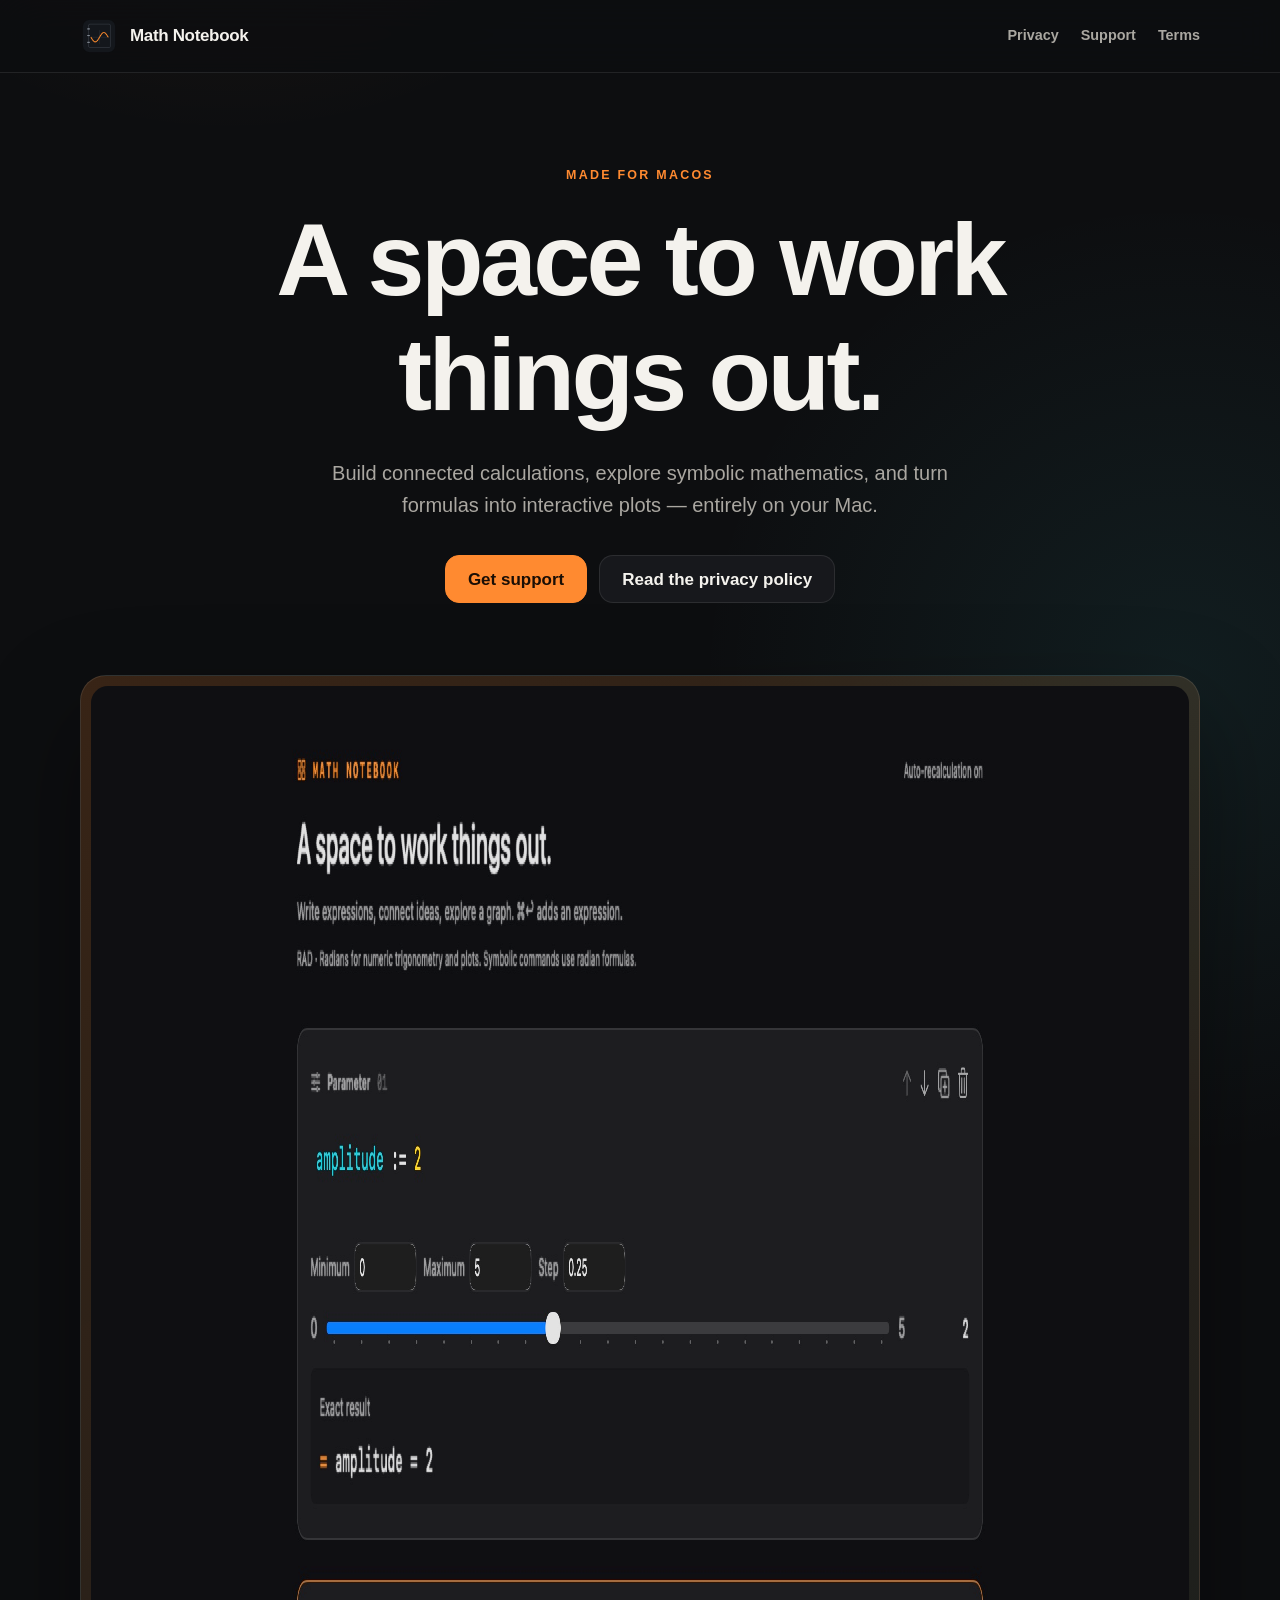
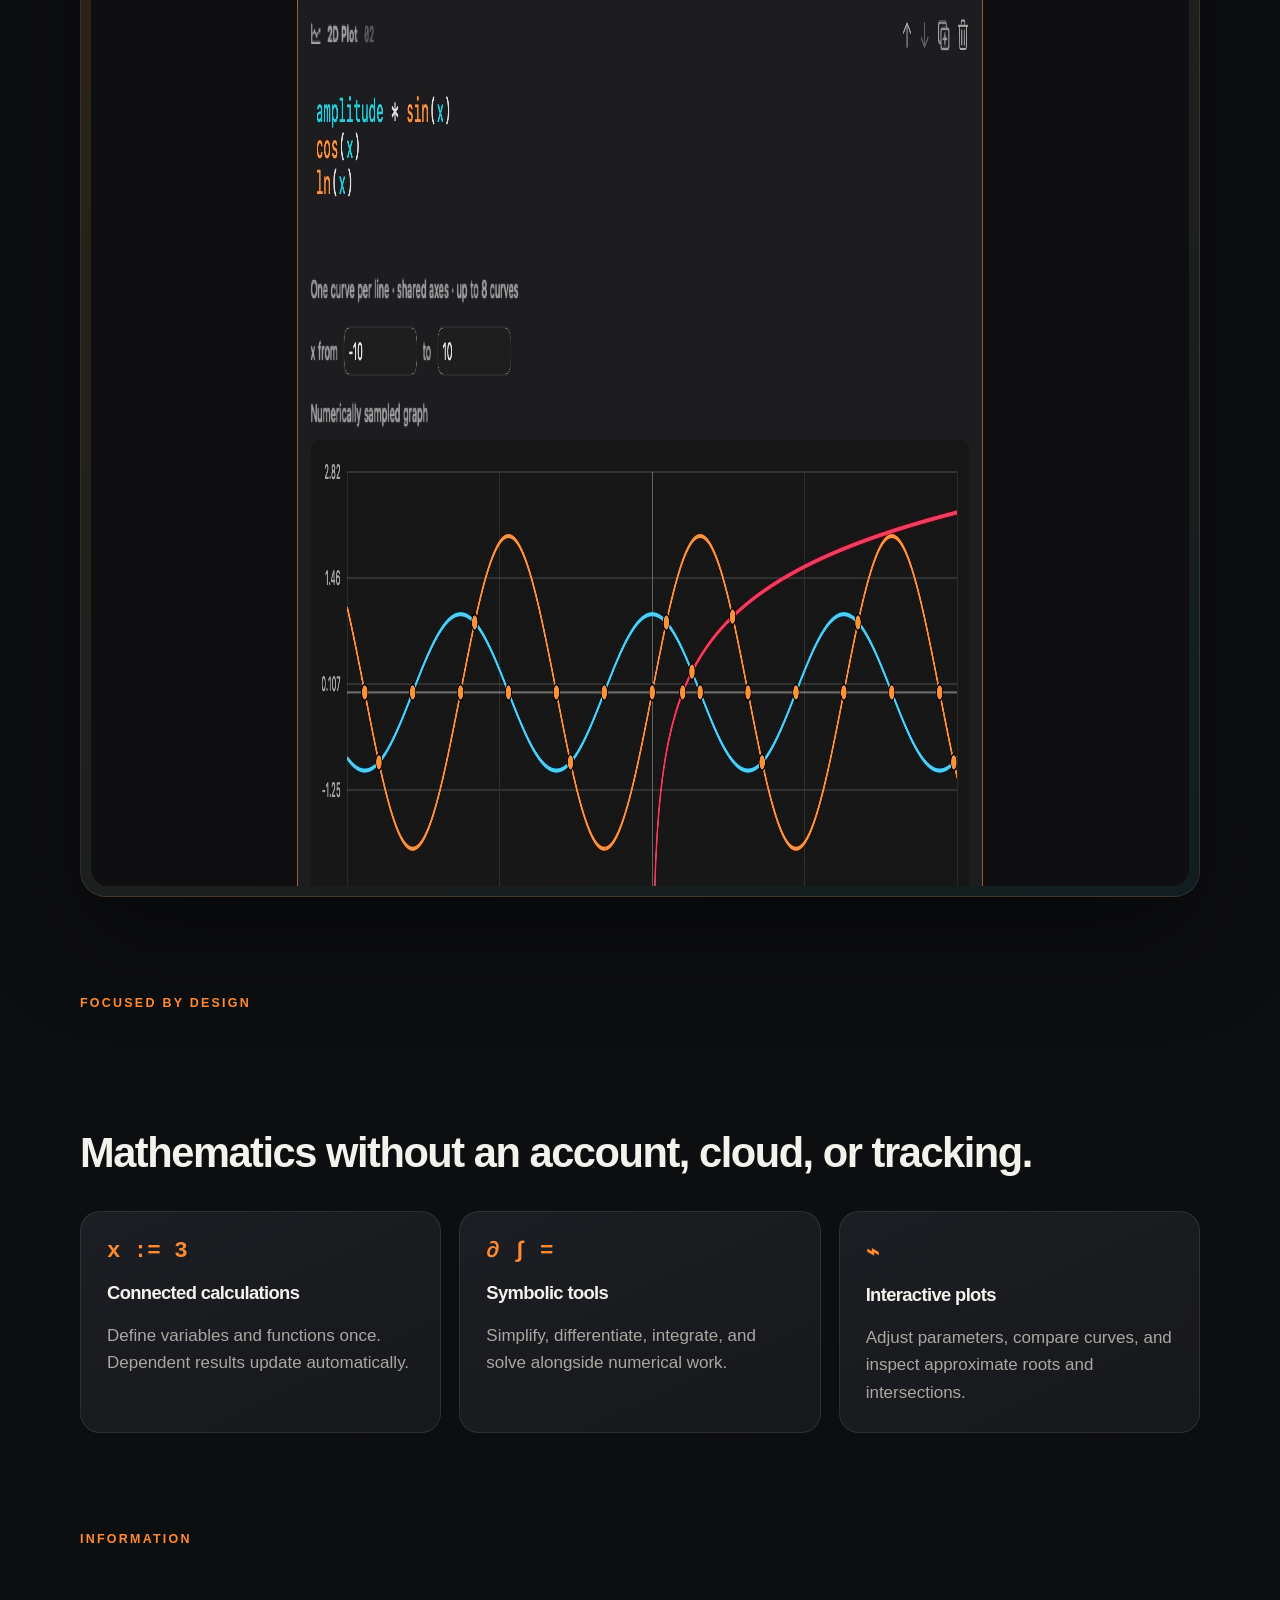
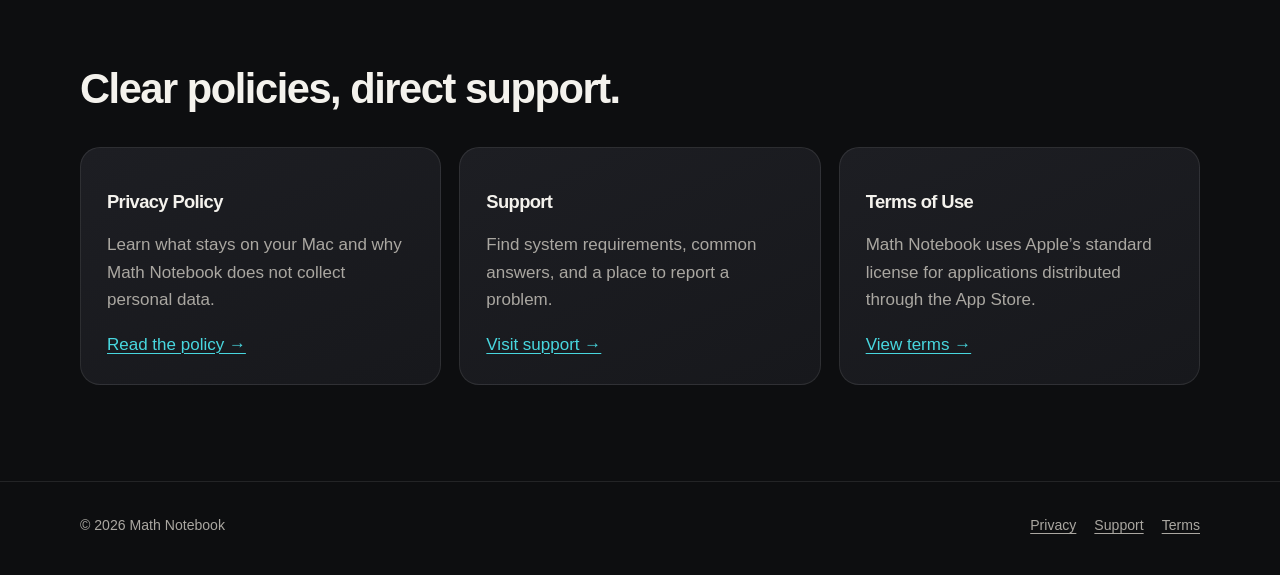
<file: site/index.html>
<!doctype html>
<html lang="en">
<head>
    <meta charset="utf-8">
    <meta name="viewport" content="width=device-width, initial-scale=1">
    <title>Math Notebook — Symbolic Math for Mac</title>
    <meta name="description" content="Math Notebook is a private, offline mathematical workspace for macOS with symbolic math, live parameters, and interactive plots.">
    <link rel="canonical" href="https://asorochan.github.io/math-notebook-site/">
    <link rel="icon" href="assets/app-icon.png">
    <link rel="stylesheet" href="assets/styles.css">
</head>
<body>
    <header class="site-header">
        <nav class="nav shell" aria-label="Primary navigation">
            <a class="brand" href="./" aria-current="page"><img src="assets/app-icon.png" alt="">Math Notebook</a>
            <div class="nav-links">
                <a href="privacy/">Privacy</a>
                <a href="support/">Support</a>
                <a href="terms/">Terms</a>
            </div>
        </nav>
    </header>

    <main>
        <section class="hero shell">
            <div class="eyebrow">Made for macOS</div>
            <h1>A space to work things out.</h1>
            <p class="hero-copy">Build connected calculations, explore symbolic mathematics, and turn formulas into interactive plots — entirely on your Mac.</p>
            <div class="hero-actions">
                <a class="button primary" href="support/">Get support</a>
                <a class="button" href="privacy/">Read the privacy policy</a>
            </div>
        </section>

        <div class="product-frame shell">
            <img src="assets/math-notebook.jpg" alt="Math Notebook showing a live amplitude parameter and three plotted functions" width="2880" height="1800">
        </div>

        <section class="shell" aria-labelledby="principles-title">
            <div class="eyebrow">Focused by design</div>
            <h2 id="principles-title">Mathematics without an account, cloud, or tracking.</h2>
            <div class="feature-grid">
                <article class="card">
                    <div class="symbol">x := 3</div>
                    <h3>Connected calculations</h3>
                    <p>Define variables and functions once. Dependent results update automatically.</p>
                </article>
                <article class="card">
                    <div class="symbol">∂ ∫ =</div>
                    <h3>Symbolic tools</h3>
                    <p>Simplify, differentiate, integrate, and solve alongside numerical work.</p>
                </article>
                <article class="card">
                    <div class="symbol">⌁</div>
                    <h3>Interactive plots</h3>
                    <p>Adjust parameters, compare curves, and inspect approximate roots and intersections.</p>
                </article>
            </div>
        </section>

        <section class="shell" aria-labelledby="information-title">
            <div class="eyebrow">Information</div>
            <h2 id="information-title">Clear policies, direct support.</h2>
            <div class="link-grid">
                <article class="card">
                    <h3>Privacy Policy</h3>
                    <p>Learn what stays on your Mac and why Math Notebook does not collect personal data.</p>
                    <p><a href="privacy/">Read the policy →</a></p>
                </article>
                <article class="card">
                    <h3>Support</h3>
                    <p>Find system requirements, common answers, and a place to report a problem.</p>
                    <p><a href="support/">Visit support →</a></p>
                </article>
                <article class="card">
                    <h3>Terms of Use</h3>
                    <p>Math Notebook uses Apple’s standard license for applications distributed through the App Store.</p>
                    <p><a href="terms/">View terms →</a></p>
                </article>
            </div>
        </section>
    </main>

    <footer class="site-footer">
        <div class="footer-inner shell">
            <span>© 2026 Math Notebook</span>
            <div class="footer-links">
                <a href="privacy/">Privacy</a>
                <a href="support/">Support</a>
                <a href="terms/">Terms</a>
            </div>
        </div>
    </footer>
</body>
</html>
</file>
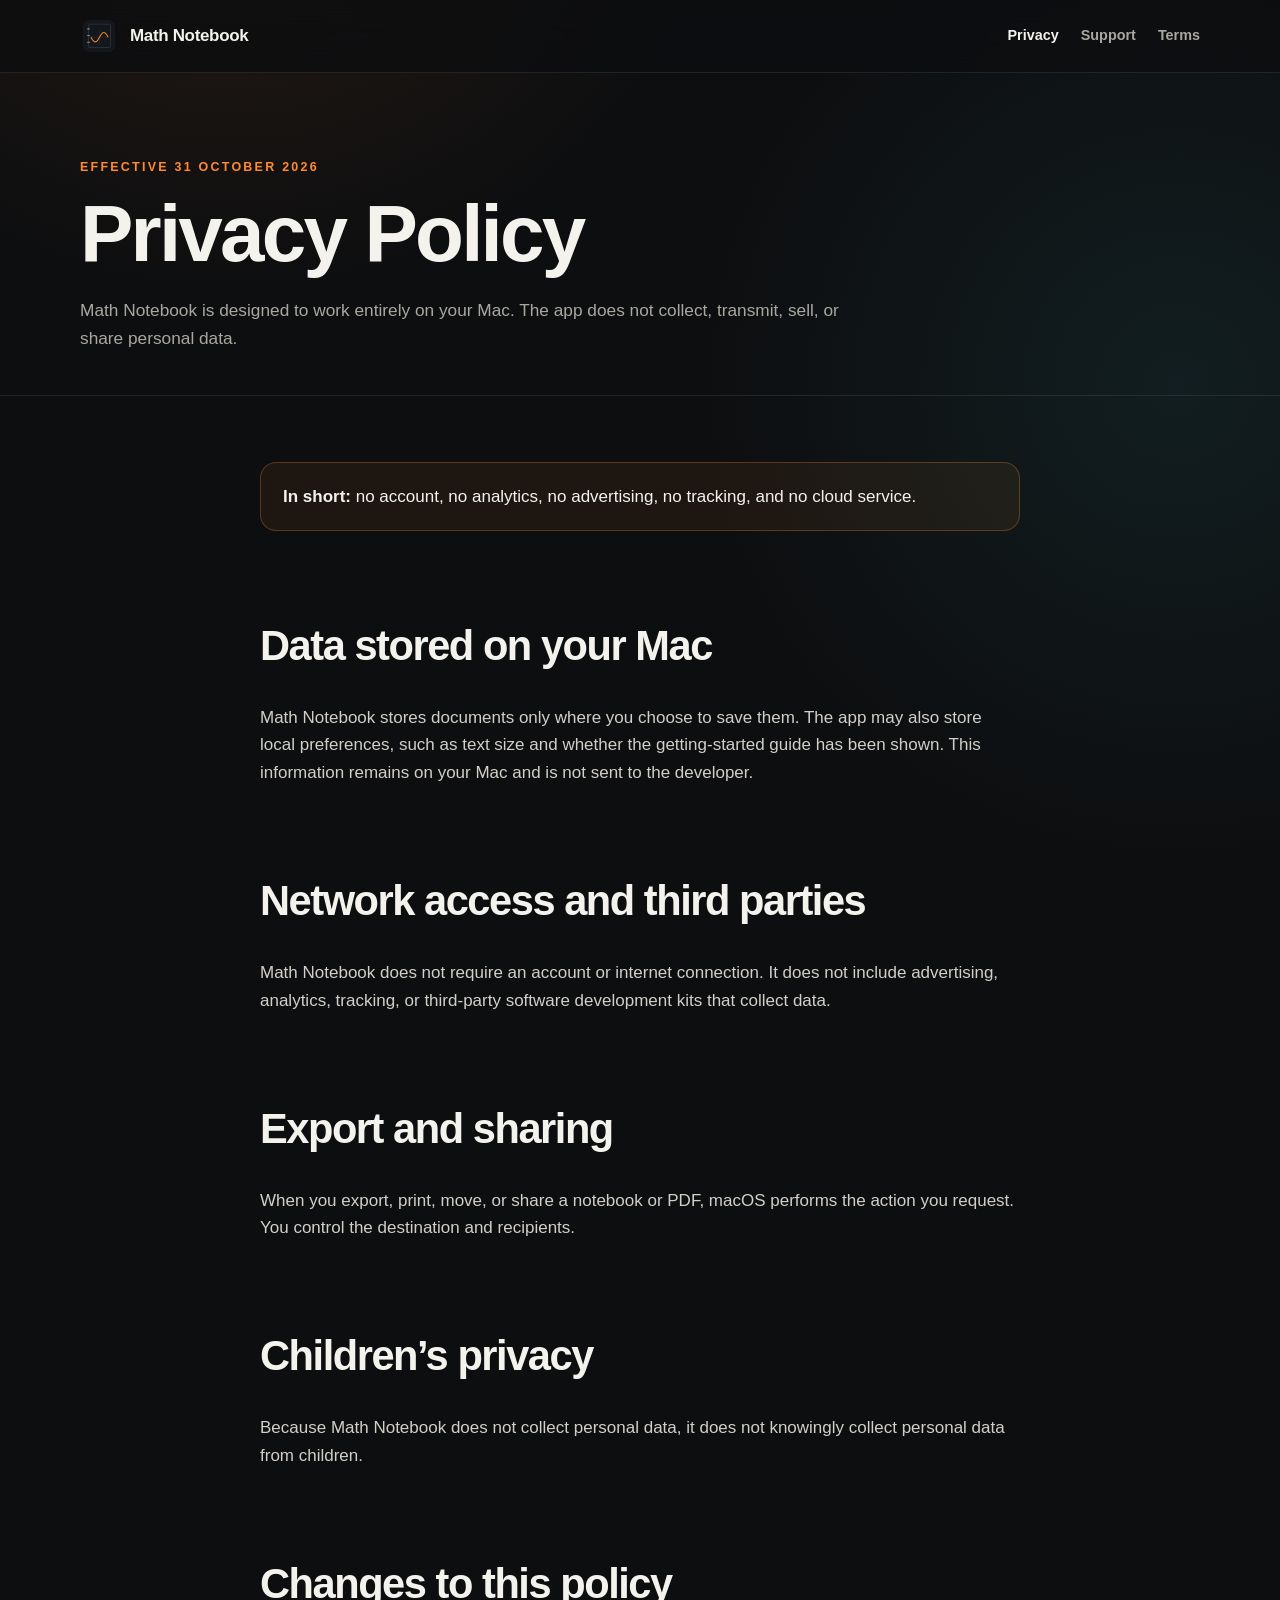
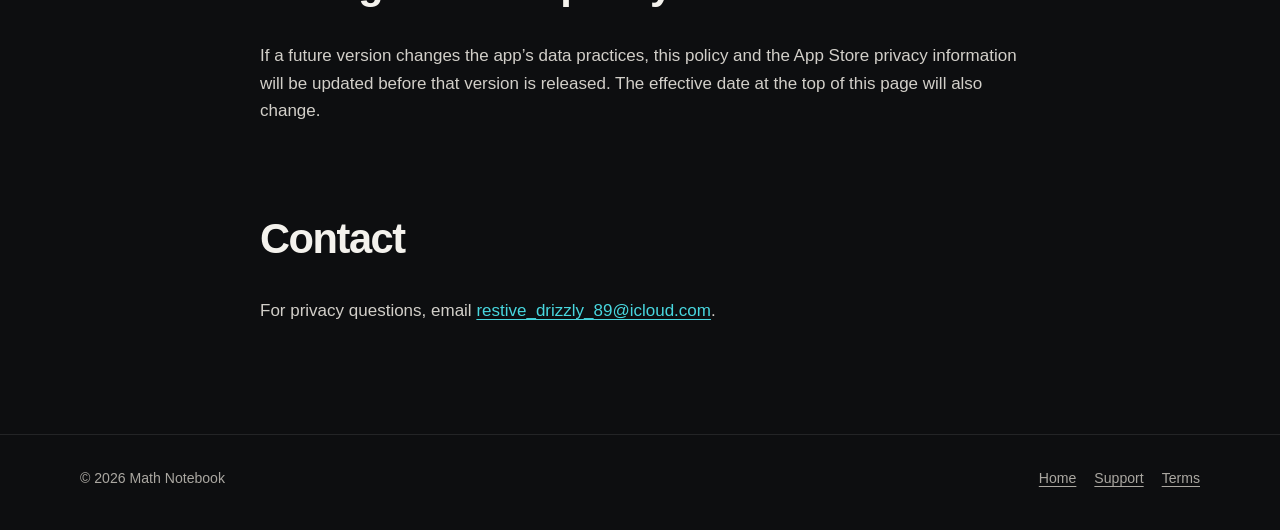
<file: site/privacy/index.html>
<!doctype html>
<html lang="en">
<head>
    <meta charset="utf-8">
    <meta name="viewport" content="width=device-width, initial-scale=1">
    <title>Privacy Policy — Math Notebook</title>
    <meta name="description" content="Privacy policy for the Math Notebook macOS application.">
    <link rel="canonical" href="https://asorochan.github.io/math-notebook-site/privacy/">
    <link rel="icon" href="../assets/app-icon.png">
    <link rel="stylesheet" href="../assets/styles.css">
</head>
<body>
    <header class="site-header">
        <nav class="nav shell" aria-label="Primary navigation">
            <a class="brand" href="../"><img src="../assets/app-icon.png" alt="">Math Notebook</a>
            <div class="nav-links">
                <a href="./" aria-current="page">Privacy</a>
                <a href="../support/">Support</a>
                <a href="../terms/">Terms</a>
            </div>
        </nav>
    </header>

    <main>
        <header class="page-title">
            <div class="shell">
                <div class="eyebrow">Effective 31 October 2026</div>
                <h1>Privacy Policy</h1>
                <p>Math Notebook is designed to work entirely on your Mac. The app does not collect, transmit, sell, or share personal data.</p>
            </div>
        </header>

        <article class="prose shell">
            <div class="notice"><strong>In short:</strong> no account, no analytics, no advertising, no tracking, and no cloud service.</div>

            <h2>Data stored on your Mac</h2>
            <p>Math Notebook stores documents only where you choose to save them. The app may also store local preferences, such as text size and whether the getting-started guide has been shown. This information remains on your Mac and is not sent to the developer.</p>

            <h2>Network access and third parties</h2>
            <p>Math Notebook does not require an account or internet connection. It does not include advertising, analytics, tracking, or third-party software development kits that collect data.</p>

            <h2>Export and sharing</h2>
            <p>When you export, print, move, or share a notebook or PDF, macOS performs the action you request. You control the destination and recipients.</p>

            <h2>Children’s privacy</h2>
            <p>Because Math Notebook does not collect personal data, it does not knowingly collect personal data from children.</p>

            <h2>Changes to this policy</h2>
            <p>If a future version changes the app’s data practices, this policy and the App Store privacy information will be updated before that version is released. The effective date at the top of this page will also change.</p>

            <h2>Contact</h2>
            <p>For privacy questions, email <a href="mailto:restive_drizzly_89@icloud.com">restive_drizzly_89@icloud.com</a>.</p>
        </article>
    </main>

    <footer class="site-footer">
        <div class="footer-inner shell">
            <span>© 2026 Math Notebook</span>
            <div class="footer-links"><a href="../">Home</a><a href="../support/">Support</a><a href="../terms/">Terms</a></div>
        </div>
    </footer>
</body>
</html>
</file>
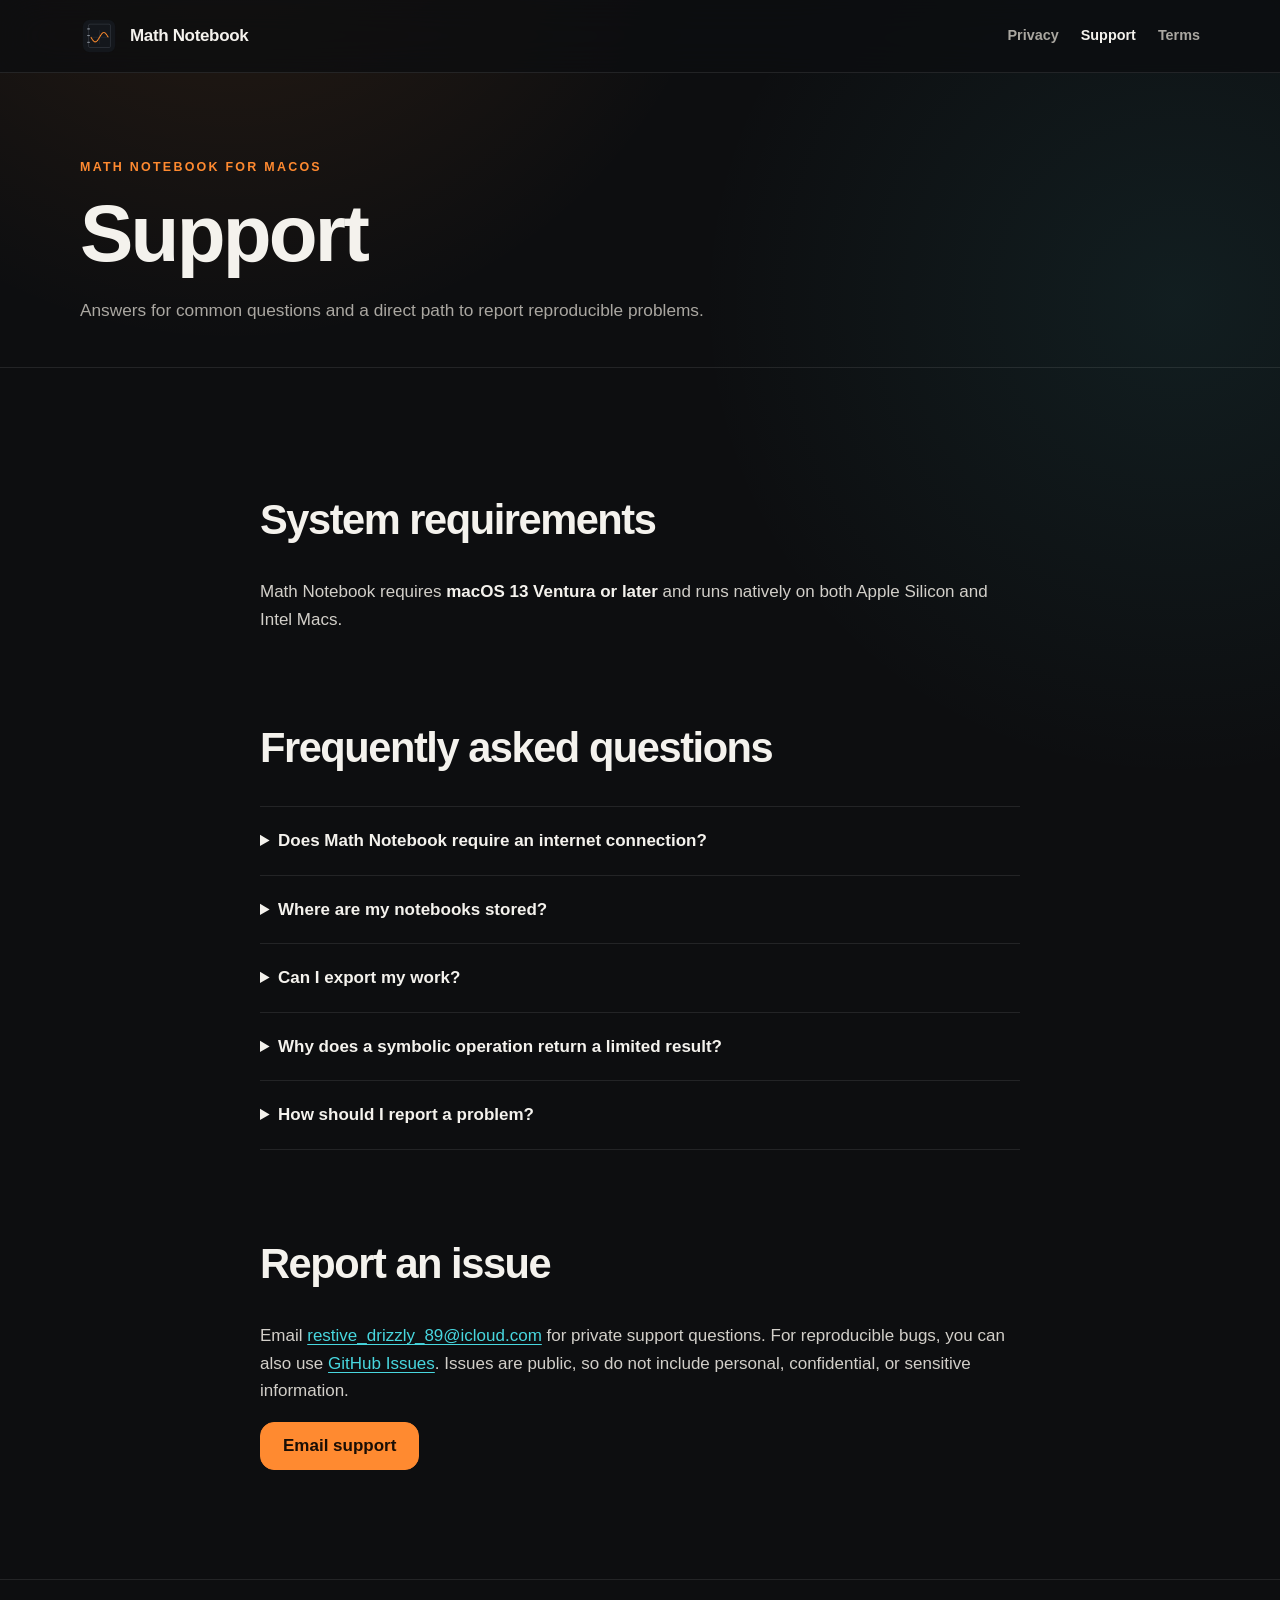
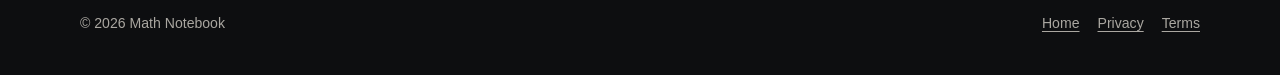
<file: site/support/index.html>
<!doctype html>
<html lang="en">
<head>
    <meta charset="utf-8">
    <meta name="viewport" content="width=device-width, initial-scale=1">
    <title>Support — Math Notebook</title>
    <meta name="description" content="Support information and frequently asked questions for Math Notebook on macOS.">
    <link rel="canonical" href="https://asorochan.github.io/math-notebook-site/support/">
    <link rel="icon" href="../assets/app-icon.png">
    <link rel="stylesheet" href="../assets/styles.css">
</head>
<body>
    <header class="site-header">
        <nav class="nav shell" aria-label="Primary navigation">
            <a class="brand" href="../"><img src="../assets/app-icon.png" alt="">Math Notebook</a>
            <div class="nav-links">
                <a href="../privacy/">Privacy</a>
                <a href="./" aria-current="page">Support</a>
                <a href="../terms/">Terms</a>
            </div>
        </nav>
    </header>

    <main>
        <header class="page-title">
            <div class="shell">
                <div class="eyebrow">Math Notebook for macOS</div>
                <h1>Support</h1>
                <p>Answers for common questions and a direct path to report reproducible problems.</p>
            </div>
        </header>

        <article class="prose shell">
            <h2>System requirements</h2>
            <p>Math Notebook requires <strong>macOS 13 Ventura or later</strong> and runs natively on both Apple Silicon and Intel Macs.</p>

            <h2>Frequently asked questions</h2>
            <div class="faq">
                <details>
                    <summary>Does Math Notebook require an internet connection?</summary>
                    <p>No. Calculations, symbolic operations, plots, document storage, and exports run locally on your Mac.</p>
                </details>
                <details>
                    <summary>Where are my notebooks stored?</summary>
                    <p>You choose the location when saving a <code>.mathnote</code> document. Math Notebook does not upload your documents to a developer-operated service.</p>
                </details>
                <details>
                    <summary>Can I export my work?</summary>
                    <p>Yes. Use the app’s Export command to create a PDF, or Print to use the standard macOS print workflow.</p>
                </details>
                <details>
                    <summary>Why does a symbolic operation return a limited result?</summary>
                    <p>Symbolic coverage is intentionally bounded. Try simplifying the expression, splitting it into smaller steps, or using a numerical plot when a closed symbolic form is not supported.</p>
                </details>
                <details>
                    <summary>How should I report a problem?</summary>
                    <p>Include your macOS version, the Math Notebook version, the expression or steps that reproduce the issue, and what you expected to happen. Remove personal information before attaching a notebook or screenshot.</p>
                </details>
            </div>

            <h2>Report an issue</h2>
            <p>Email <a href="mailto:restive_drizzly_89@icloud.com">restive_drizzly_89@icloud.com</a> for private support questions. For reproducible bugs, you can also use <a href="https://github.com/ASorochan/math-notebook-site/issues">GitHub Issues</a>. Issues are public, so do not include personal, confidential, or sensitive information.</p>
            <p><a class="button primary" href="mailto:restive_drizzly_89@icloud.com?subject=Math%20Notebook%20Support">Email support</a></p>
        </article>
    </main>

    <footer class="site-footer">
        <div class="footer-inner shell">
            <span>© 2026 Math Notebook</span>
            <div class="footer-links"><a href="../">Home</a><a href="../privacy/">Privacy</a><a href="../terms/">Terms</a></div>
        </div>
    </footer>
</body>
</html>
</file>
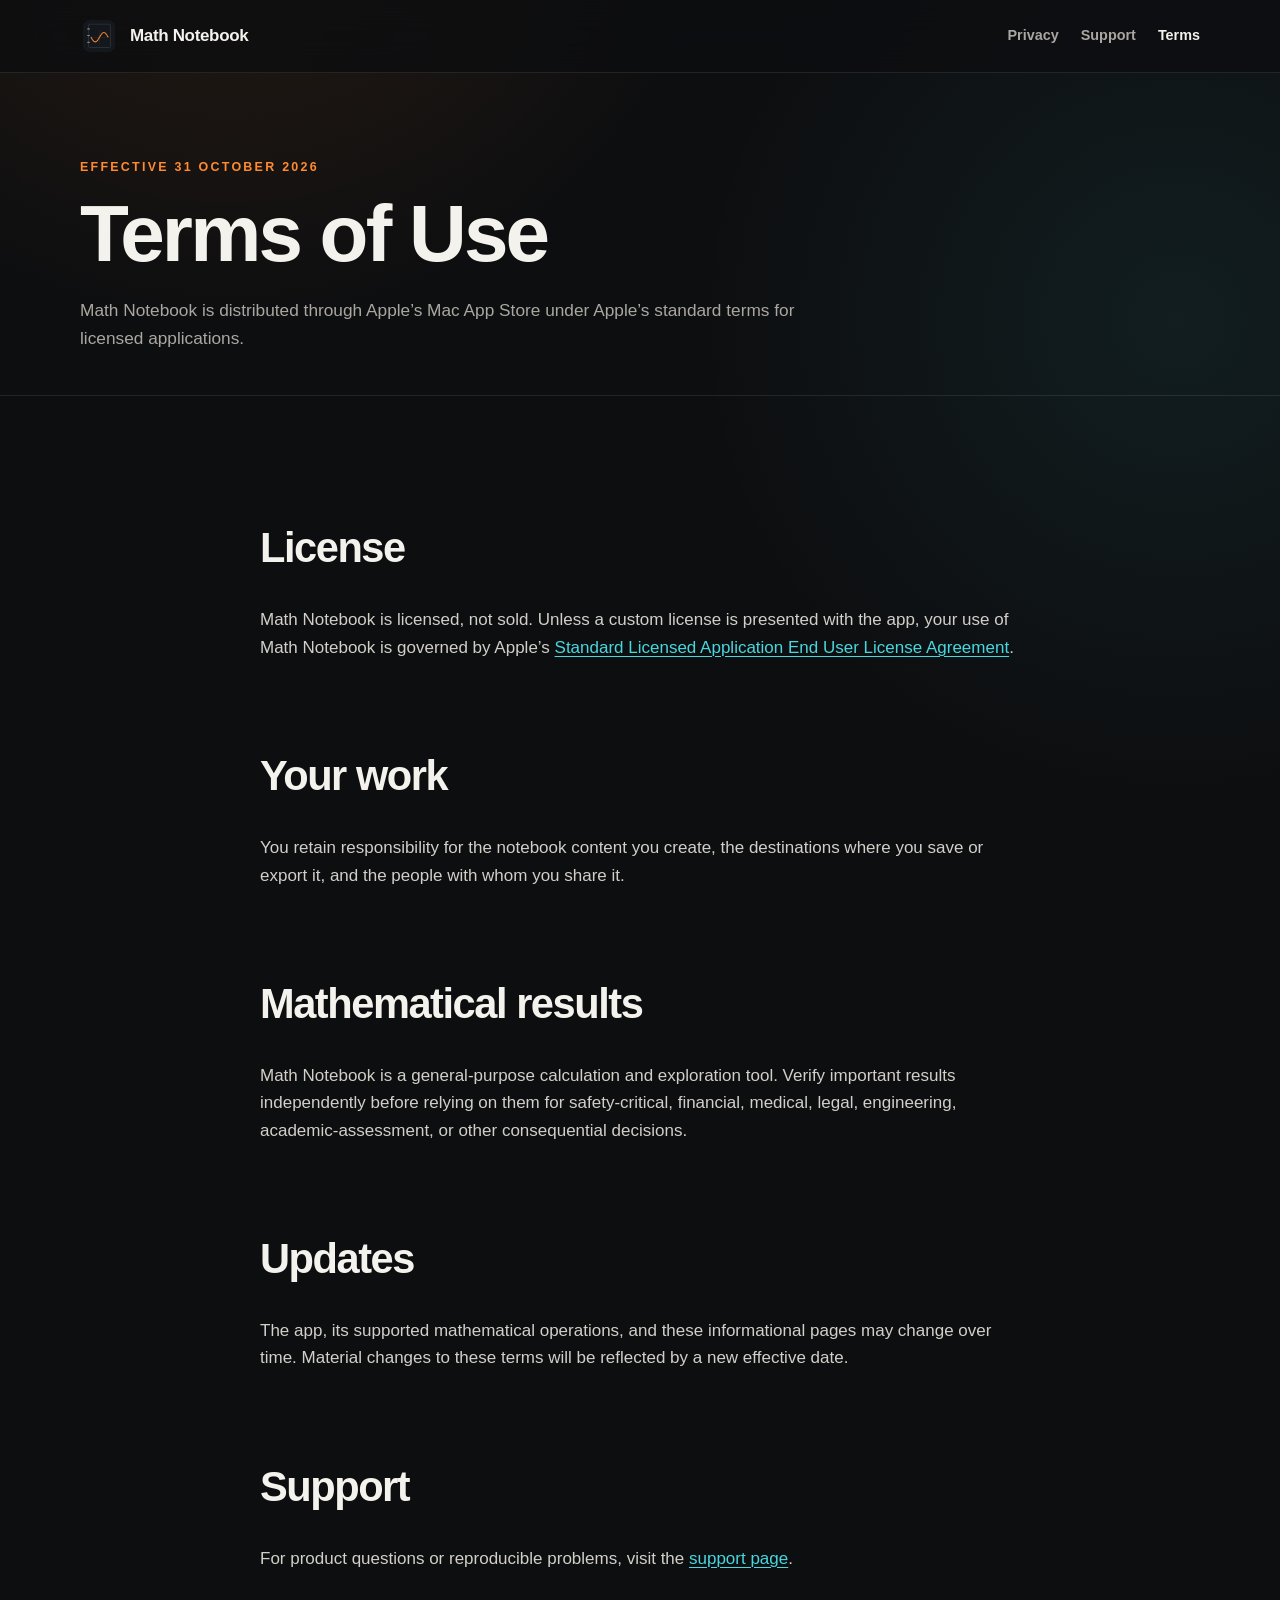
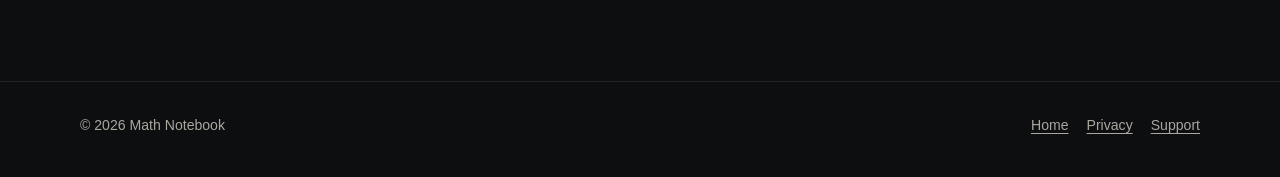
<file: site/terms/index.html>
<!doctype html>
<html lang="en">
<head>
    <meta charset="utf-8">
    <meta name="viewport" content="width=device-width, initial-scale=1">
    <title>Terms of Use — Math Notebook</title>
    <meta name="description" content="Terms of use for the Math Notebook macOS application.">
    <link rel="canonical" href="https://asorochan.github.io/math-notebook-site/terms/">
    <link rel="icon" href="../assets/app-icon.png">
    <link rel="stylesheet" href="../assets/styles.css">
</head>
<body>
    <header class="site-header">
        <nav class="nav shell" aria-label="Primary navigation">
            <a class="brand" href="../"><img src="../assets/app-icon.png" alt="">Math Notebook</a>
            <div class="nav-links">
                <a href="../privacy/">Privacy</a>
                <a href="../support/">Support</a>
                <a href="./" aria-current="page">Terms</a>
            </div>
        </nav>
    </header>

    <main>
        <header class="page-title">
            <div class="shell">
                <div class="eyebrow">Effective 31 October 2026</div>
                <h1>Terms of Use</h1>
                <p>Math Notebook is distributed through Apple’s Mac App Store under Apple’s standard terms for licensed applications.</p>
            </div>
        </header>

        <article class="prose shell">
            <h2>License</h2>
            <p>Math Notebook is licensed, not sold. Unless a custom license is presented with the app, your use of Math Notebook is governed by Apple’s <a href="https://www.apple.com/legal/internet-services/itunes/dev/stdeula/">Standard Licensed Application End User License Agreement</a>.</p>

            <h2>Your work</h2>
            <p>You retain responsibility for the notebook content you create, the destinations where you save or export it, and the people with whom you share it.</p>

            <h2>Mathematical results</h2>
            <p>Math Notebook is a general-purpose calculation and exploration tool. Verify important results independently before relying on them for safety-critical, financial, medical, legal, engineering, academic-assessment, or other consequential decisions.</p>

            <h2>Updates</h2>
            <p>The app, its supported mathematical operations, and these informational pages may change over time. Material changes to these terms will be reflected by a new effective date.</p>

            <h2>Support</h2>
            <p>For product questions or reproducible problems, visit the <a href="../support/">support page</a>.</p>
        </article>
    </main>

    <footer class="site-footer">
        <div class="footer-inner shell">
            <span>© 2026 Math Notebook</span>
            <div class="footer-links"><a href="../">Home</a><a href="../privacy/">Privacy</a><a href="../support/">Support</a></div>
        </div>
    </footer>
</body>
</html>
</file>
<file: site/assets/styles.css>
:root {
    color-scheme: dark;
    --background: #0d0e10;
    --surface: #17181c;
    --surface-raised: #1d1e23;
    --text: #f4f2ed;
    --muted: #aaa7a1;
    --line: rgba(255, 255, 255, 0.09);
    --orange: #ff8a30;
    --cyan: #48d7df;
    --content: 1120px;
    --reading: 760px;
}

* {
    box-sizing: border-box;
}

html {
    scroll-behavior: smooth;
}

body {
    margin: 0;
    background:
        radial-gradient(circle at 18% -10%, rgba(255, 138, 48, 0.12), transparent 32rem),
        radial-gradient(circle at 92% 18%, rgba(72, 215, 223, 0.08), transparent 30rem),
        var(--background);
    color: var(--text);
    font-family: -apple-system, BlinkMacSystemFont, "SF Pro Text", Inter, sans-serif;
    font-size: 17px;
    line-height: 1.62;
    min-height: 100vh;
}

a {
    color: var(--cyan);
    text-decoration-thickness: 1px;
    text-underline-offset: 0.2em;
}

a:hover {
    color: #8feaf0;
}

.shell {
    width: min(calc(100% - 40px), var(--content));
    margin: 0 auto;
}

.site-header {
    position: sticky;
    top: 0;
    z-index: 10;
    border-bottom: 1px solid var(--line);
    background: rgba(13, 14, 16, 0.82);
    backdrop-filter: blur(22px) saturate(140%);
}

.nav {
    min-height: 72px;
    display: flex;
    align-items: center;
    justify-content: space-between;
    gap: 24px;
}

.brand {
    display: inline-flex;
    align-items: center;
    gap: 12px;
    color: var(--text);
    font-weight: 760;
    letter-spacing: -0.02em;
    text-decoration: none;
}

.brand img {
    width: 38px;
    height: 38px;
    border-radius: 10px;
}

.nav-links {
    display: flex;
    align-items: center;
    gap: 22px;
}

.nav-links a {
    color: var(--muted);
    font-size: 0.9rem;
    font-weight: 620;
    text-decoration: none;
}

.nav-links a[aria-current="page"],
.nav-links a:hover {
    color: var(--text);
}

.hero {
    padding: 92px 0 72px;
    text-align: center;
}

.eyebrow {
    color: var(--orange);
    font-size: 0.78rem;
    font-weight: 800;
    letter-spacing: 0.18em;
    text-transform: uppercase;
}

h1,
h2,
h3 {
    letter-spacing: -0.035em;
    line-height: 1.12;
}

h1 {
    max-width: 900px;
    margin: 18px auto 24px;
    font-size: clamp(3rem, 8vw, 6.8rem);
    font-weight: 820;
}

h2 {
    margin-top: 2.8em;
    font-size: clamp(1.7rem, 4vw, 2.6rem);
}

h3 {
    font-size: 1.15rem;
}

.hero-copy {
    max-width: 680px;
    margin: 0 auto;
    color: var(--muted);
    font-size: clamp(1.05rem, 2vw, 1.25rem);
}

.hero-actions {
    display: flex;
    justify-content: center;
    flex-wrap: wrap;
    gap: 12px;
    margin-top: 34px;
}

.button {
    display: inline-flex;
    align-items: center;
    justify-content: center;
    min-height: 48px;
    padding: 0 22px;
    border: 1px solid var(--line);
    border-radius: 14px;
    background: var(--surface);
    color: var(--text);
    font-weight: 720;
    text-decoration: none;
}

.button.primary {
    border-color: var(--orange);
    background: var(--orange);
    color: #1a0e05;
}

.product-frame {
    margin: 0 auto 96px;
    padding: 10px;
    border: 1px solid var(--line);
    border-radius: 26px;
    background: linear-gradient(145deg, rgba(255, 138, 48, 0.18), rgba(72, 215, 223, 0.08));
    box-shadow: 0 40px 100px rgba(0, 0, 0, 0.38);
}

.product-frame img {
    display: block;
    width: 100%;
    border-radius: 17px;
}

.feature-grid,
.link-grid {
    display: grid;
    grid-template-columns: repeat(3, 1fr);
    gap: 18px;
    margin: 32px 0 96px;
}

.card {
    padding: 26px;
    border: 1px solid var(--line);
    border-radius: 20px;
    background: linear-gradient(155deg, var(--surface-raised), var(--surface));
}

.card .symbol {
    color: var(--orange);
    font: 760 1.4rem ui-monospace, "SFMono-Regular", Menlo, monospace;
}

.card p {
    margin-bottom: 0;
    color: var(--muted);
}

.page-title {
    padding: 84px 0 42px;
    border-bottom: 1px solid var(--line);
}

.page-title h1 {
    max-width: var(--reading);
    margin: 12px 0 18px;
    font-size: clamp(2.7rem, 7vw, 5rem);
}

.page-title p {
    max-width: var(--reading);
    margin: 0;
    color: var(--muted);
    font-size: 1.08rem;
}

.prose {
    width: min(100%, var(--reading));
    padding: 38px 0 92px;
}

.prose h2 {
    margin-top: 2.2em;
}

.prose p,
.prose li {
    color: #d2cfc9;
}

.prose strong {
    color: var(--text);
}

.notice {
    margin: 28px 0;
    padding: 20px 22px;
    border: 1px solid rgba(255, 138, 48, 0.28);
    border-radius: 16px;
    background: rgba(255, 138, 48, 0.07);
}

.faq {
    margin-top: 34px;
}

.faq details {
    padding: 20px 0;
    border-top: 1px solid var(--line);
}

.faq details:last-child {
    border-bottom: 1px solid var(--line);
}

.faq summary {
    cursor: pointer;
    color: var(--text);
    font-weight: 720;
}

.site-footer {
    border-top: 1px solid var(--line);
    color: var(--muted);
    font-size: 0.88rem;
}

.footer-inner {
    display: flex;
    justify-content: space-between;
    gap: 28px;
    padding: 32px 0 40px;
}

.footer-links {
    display: flex;
    flex-wrap: wrap;
    gap: 18px;
}

.footer-links a {
    color: var(--muted);
}

@media (max-width: 760px) {
    .nav {
        align-items: flex-start;
        flex-direction: column;
        padding: 14px 0;
    }

    .nav-links {
        width: 100%;
        gap: 16px;
        overflow-x: auto;
        padding-bottom: 2px;
    }

    .hero {
        padding-top: 64px;
    }

    .feature-grid,
    .link-grid {
        grid-template-columns: 1fr;
    }

    .footer-inner {
        flex-direction: column;
    }
}

@media (prefers-reduced-motion: reduce) {
    html {
        scroll-behavior: auto;
    }
}
</file>
